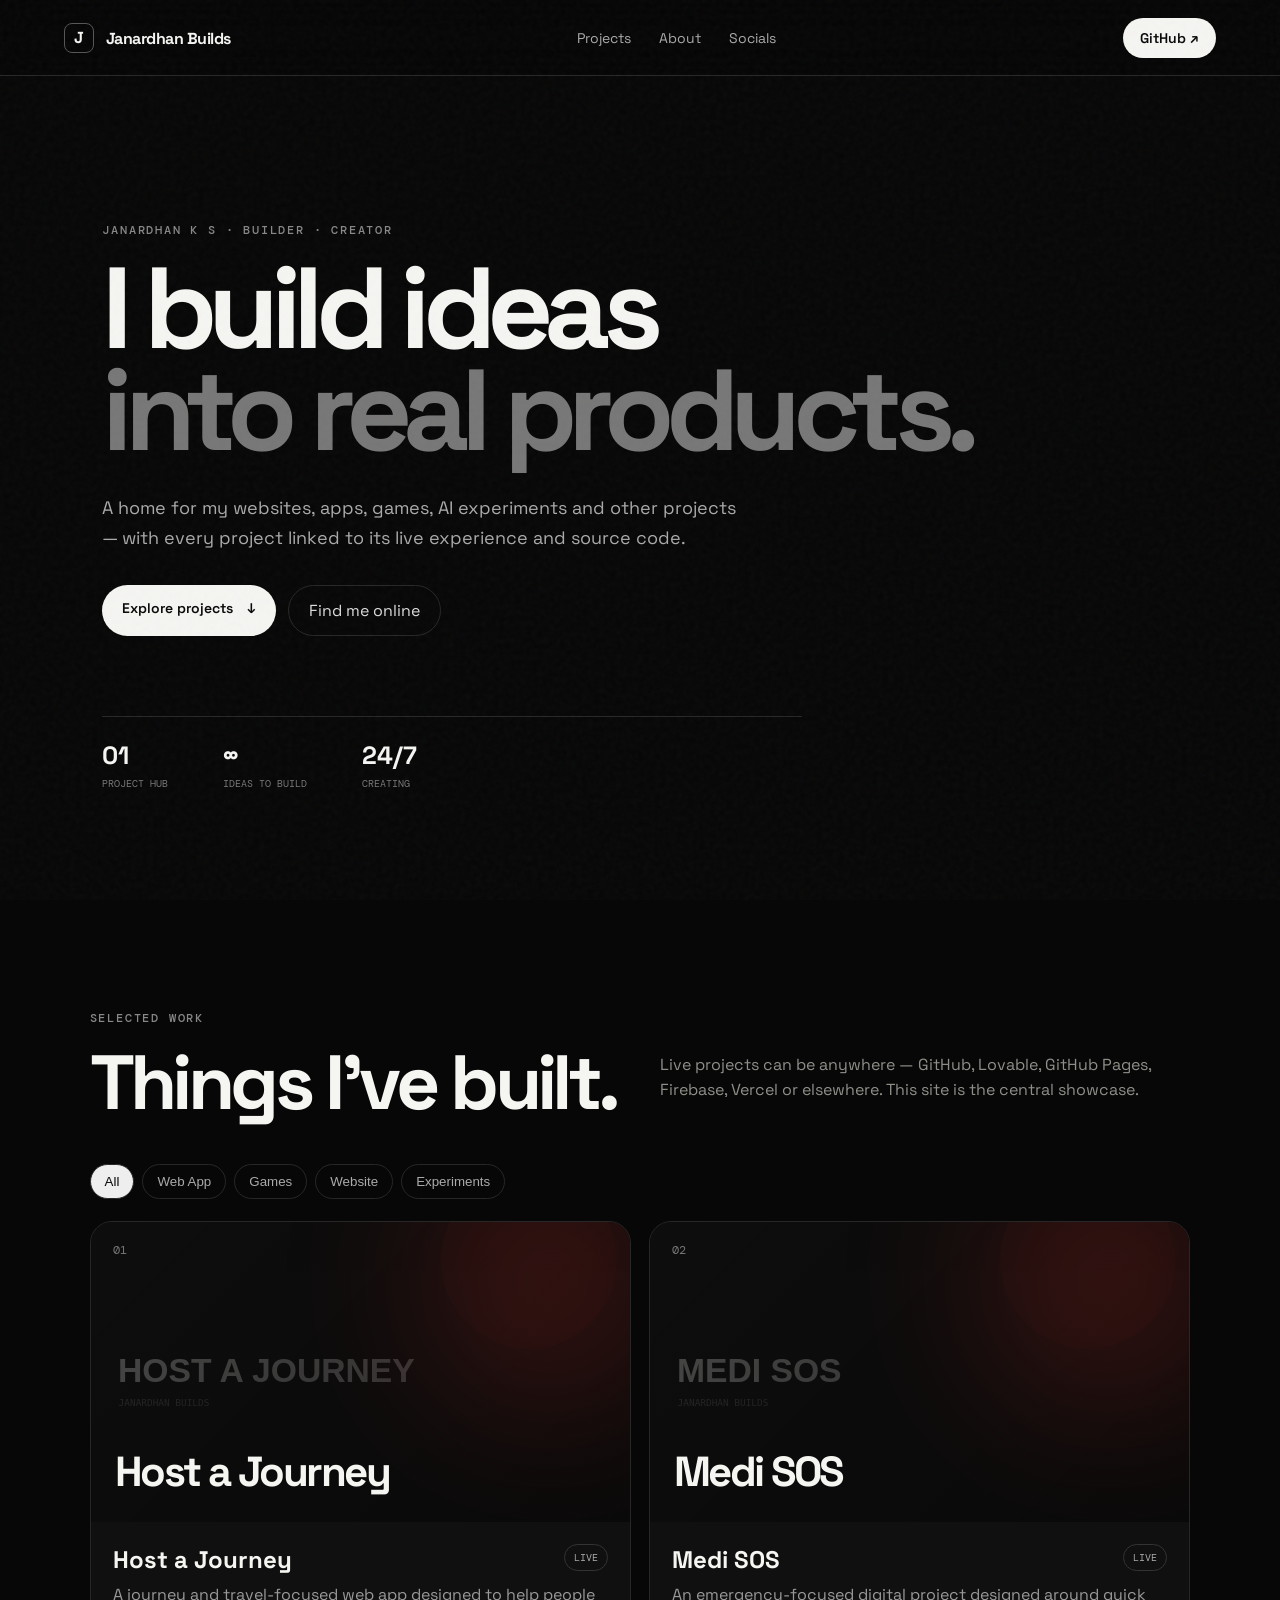
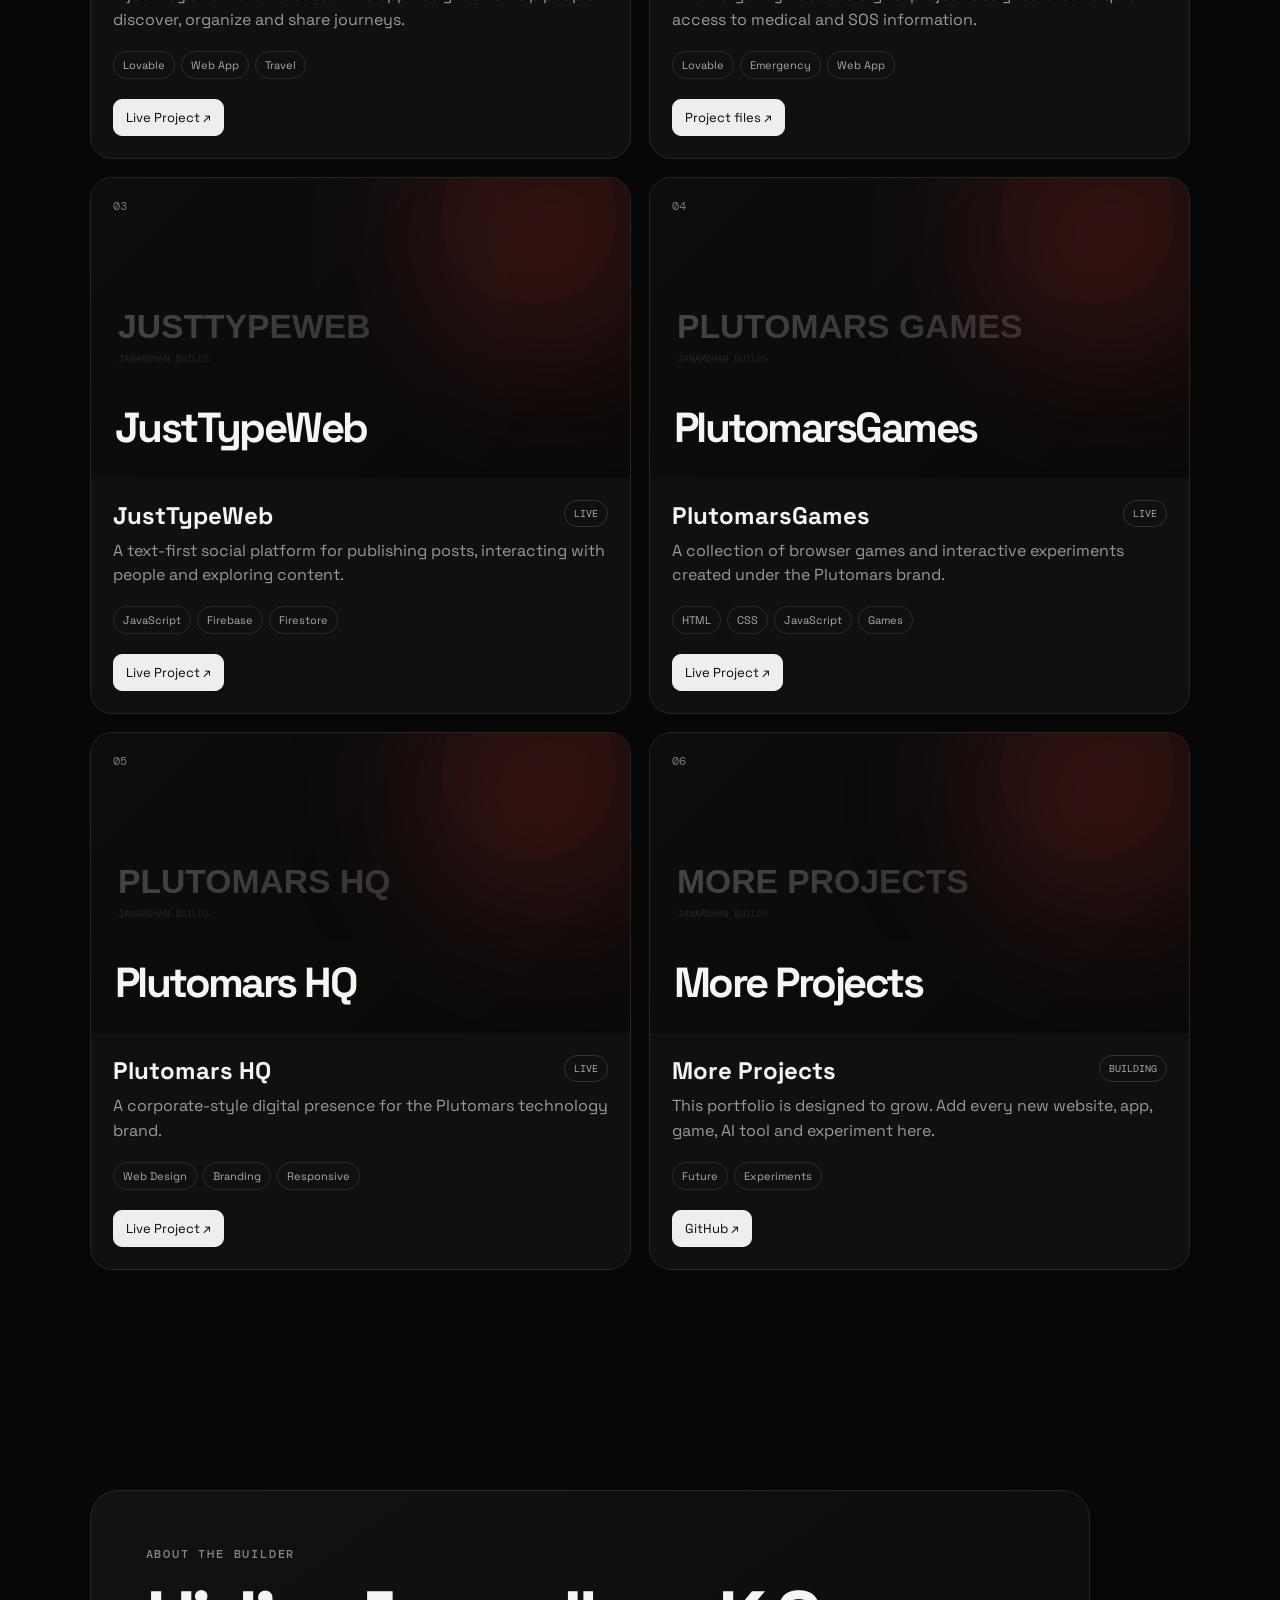
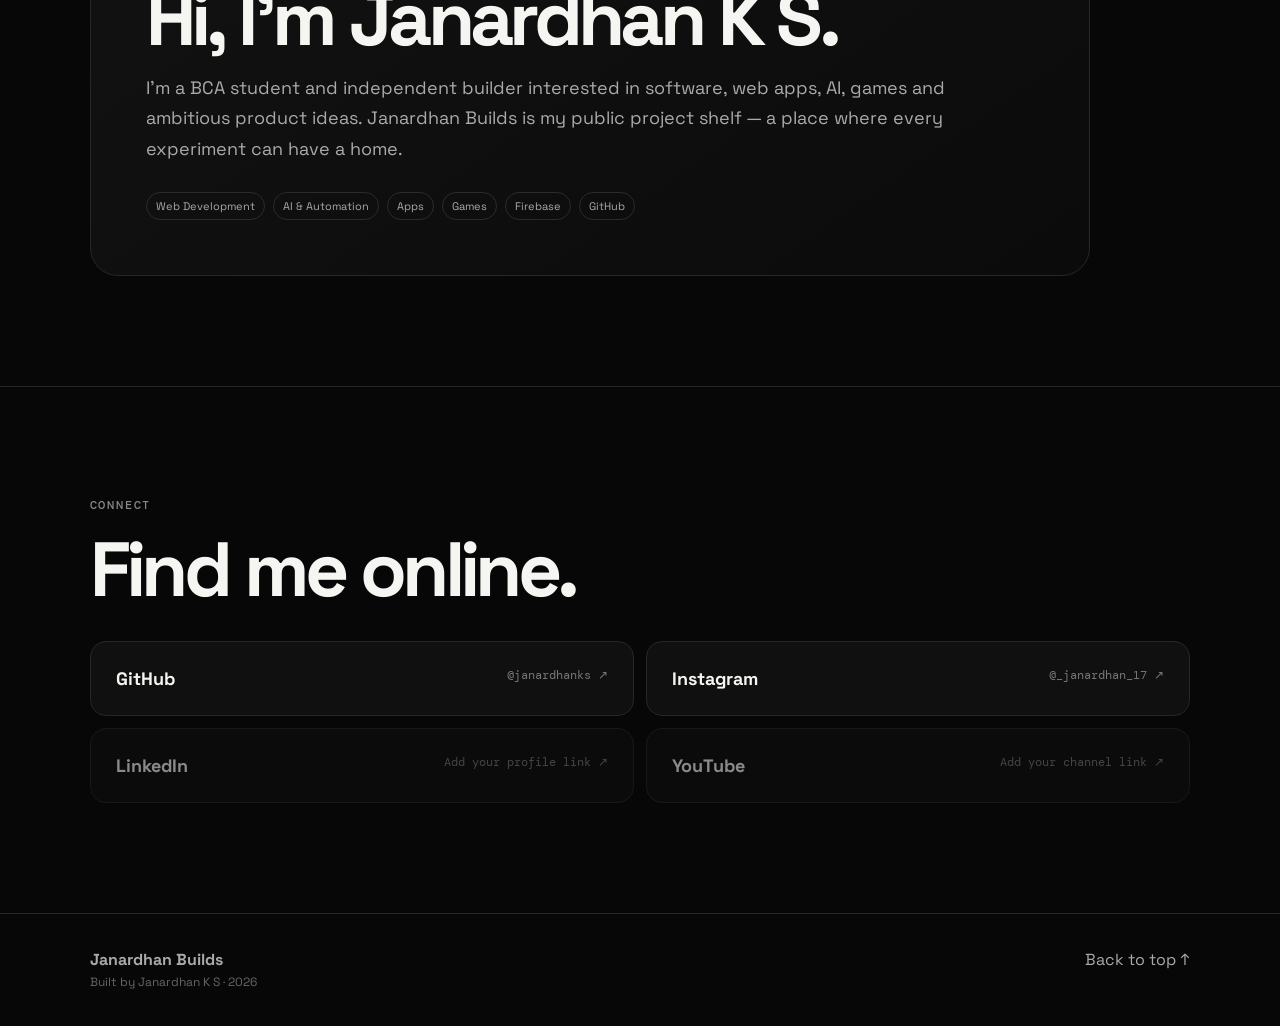
<file: index.html>
<!doctype html>
<html lang="en">
<head>
  <meta charset="utf-8">
  <meta name="viewport" content="width=device-width, initial-scale=1">
  <meta name="theme-color" content="#070707">
  <title>Janardhan Builds | Janardhan K S - Projects, Apps & Websites</title>
  <link rel="stylesheet" href="style.css">
  <meta name="description" content="Janardhan Builds is the official portfolio of Janardhan K S, showcasing websites, apps, games, AI projects, experiments and digital products.">
  <meta name="keywords" content="Janardhan Builds, Janardhan K S, Janardhan projects, Janardhan portfolio, janardhanks, web developer, apps, websites, games, AI projects">
<meta name="author" content="Janardhan K S">
  <link rel="canonical" href="https://janardhanks.github.io/janardhan-builds/">
  <meta property="og:title" content="Janardhan Builds | Janardhan K S">
<meta property="og:description" content="Explore the projects, websites, apps, games and experiments built by Janardhan K S.">
<meta property="og:url" content="https://janardhanks.github.io/janardhan-builds/">
<meta property="og:type" content="website">
<meta property="og:image" content="https://janardhanks.github.io/janardhan-builds/assets/portfolio-preview.jpg">
  <script type="application/ld+json">
{
  "@context": "https://schema.org",
  "@type": "Person",
  "name": "Janardhan K S",
  "url": "https://janardhanks.github.io/janardhan-builds/",
  "sameAs": [
    "https://github.com/janardhanks",
    "https://www.instagram.com/plutomarsofficial/"
  ],
  "jobTitle": "Developer and Builder"
}
</script>
</head>
<body>
  <div class="noise"></div>
  <header class="nav">
    <a class="brand" href="#top"><span>J</span> Janardhan Builds</a>
    <nav>
      <a href="#projects">Projects</a>
      <a href="#about">About</a>
      <a href="#socials">Socials</a>
    </nav>
    <a class="nav-btn" href="https://github.com/janardhanks" target="_blank" rel="noreferrer">GitHub ↗</a>
  </header>

  <main id="top">
    <section class="hero">
      <div class="eyebrow">JANARDHAN K S · BUILDER · CREATOR</div>
      <h1>I build ideas<br><em>into real products.</em></h1>
      <p class="hero-copy">A home for my websites, apps, games, AI experiments and other projects — with every project linked to its live experience and source code.</p>
      <div class="hero-actions">
        <a class="primary" href="#projects">Explore projects <span>↓</span></a>
        <a class="secondary" href="#socials">Find me online</a>
      </div>
      <div class="stats">
        <div><strong>01</strong><span>PROJECT HUB</span></div>
        <div><strong>∞</strong><span>IDEAS TO BUILD</span></div>
        <div><strong>24/7</strong><span>CREATING</span></div>
      </div>
    </section>

    <section class="section" id="projects">
      <div class="section-head">
        <div>
          <div class="eyebrow">SELECTED WORK</div>
          <h2>Things I've built.</h2>
        </div>
        <p>Live projects can be anywhere — GitHub, Lovable, GitHub Pages, Firebase, Vercel or elsewhere. This site is the central showcase.</p>
      </div>

      <div class="filters" id="filters"></div>
      <div class="project-grid" id="projectGrid"></div>
    </section>

    <section class="about section" id="about">
      <div class="about-card">
        <div class="eyebrow">ABOUT THE BUILDER</div>
        <h2>Hi, I'm Janardhan K S.</h2>
        <p>I’m a BCA student and independent builder interested in software, web apps, AI, games and ambitious product ideas. Janardhan Builds is my public project shelf — a place where every experiment can have a home.</p>
        <div class="chips">
          <span>Web Development</span><span>AI & Automation</span><span>Apps</span><span>Games</span><span>Firebase</span><span>GitHub</span>
        </div>
      </div>
    </section>

    <section class="section socials" id="socials">
      <div class="eyebrow">CONNECT</div>
      <h2>Find me online.</h2>
      <div class="social-grid">
        <a href="https://github.com/janardhanks" target="_blank" rel="noreferrer"><b>GitHub</b><span>@janardhanks ↗</span></a>
        <a href="https://www.instagram.com/_janardhan_17/" target="_blank" rel="noreferrer"><b>Instagram</b><span>@_janardhan_17 ↗</span></a>
        <a href="#" data-disabled="true"><b>LinkedIn</b><span>Add your profile link ↗</span></a>
        <a href="#" data-disabled="true"><b>YouTube</b><span>Add your channel link ↗</span></a>
      </div>
    </section>
  </main>

  <footer>
    <div><strong>Janardhan Builds</strong><br><span>Built by Janardhan K S · 2026</span></div>
    <a href="#top">Back to top ↑</a>
  </footer>

  <script src="projects.js"></script>
  <script src="script.js"></script>
</body>
</html>
</file>
<file: style.css>
@import url('https://fonts.googleapis.com/css2?family=DM+Mono:wght@400;500&family=Space+Grotesk:wght@400;500;600;700&display=swap');
:root{--bg:#070707;--panel:#101010;--panel2:#151515;--text:#f5f5f2;--muted:#9b9b96;--line:#272727;--accent:#ff3b30}
*{box-sizing:border-box}html{scroll-behavior:smooth}body{margin:0;background:var(--bg);color:var(--text);font-family:"Space Grotesk",sans-serif}a{color:inherit;text-decoration:none}.noise{position:fixed;inset:0;pointer-events:none;opacity:.035;background-image:url("data:image/svg+xml,%3Csvg viewBox='0 0 180 180' xmlns='http://www.w3.org/2000/svg'%3E%3Cfilter id='n'%3E%3CfeTurbulence type='fractalNoise' baseFrequency='.9' numOctaves='4' stitchTiles='stitch'/%3E%3C/filter%3E%3Crect width='100%25' height='100%25' filter='url(%23n)'/%3E%3C/svg%3E");z-index:10}
.nav{height:76px;border-bottom:1px solid var(--line);display:flex;align-items:center;justify-content:space-between;padding:0 5vw;position:sticky;top:0;background:rgba(7,7,7,.84);backdrop-filter:blur(18px);z-index:5}.brand{font-weight:700;letter-spacing:-.03em}.brand span{display:inline-grid;place-items:center;width:30px;height:30px;border:1px solid #555;border-radius:8px;margin-right:8px}.nav nav{display:flex;gap:28px;color:#aaa;font-size:14px}.nav nav a:hover{color:white}.nav-btn,.primary{background:var(--text);color:#080808;border-radius:999px;padding:11px 17px;font-weight:600;font-size:14px}
.hero{min-height:calc(100vh - 76px);padding:12vh 8vw 8vh;display:flex;flex-direction:column;justify-content:center;max-width:1300px;margin:auto}.eyebrow{font:500 12px "DM Mono",monospace;letter-spacing:.15em;color:#888;margin-bottom:20px}.hero h1{font-size:clamp(54px,9vw,128px);line-height:.88;letter-spacing:-.075em;margin:0;max-width:1000px}.hero h1 em{font-style:normal;color:#777}.hero-copy{max-width:650px;color:#aaa;font-size:18px;line-height:1.65;margin:32px 0}.hero-actions{display:flex;gap:12px;flex-wrap:wrap}.primary,.secondary{padding:14px 20px;border-radius:999px}.secondary{border:1px solid var(--line);color:#ddd}.primary span{margin-left:10px}.stats{display:flex;gap:55px;margin-top:80px;padding-top:22px;border-top:1px solid var(--line);max-width:700px}.stats div{display:flex;flex-direction:column;gap:6px}.stats strong{font-size:25px}.stats span{font:10px "DM Mono",monospace;color:#777}
.section{padding:110px 7vw;max-width:1400px;margin:auto}.section-head{display:grid;grid-template-columns:1fr 1fr;gap:40px;align-items:end}.section h2{font-size:clamp(40px,6vw,80px);line-height:.95;letter-spacing:-.06em;margin:0}.section-head p{color:#8f8f8a;line-height:1.6;max-width:520px}.filters{display:flex;gap:8px;flex-wrap:wrap;margin:45px 0 22px}.filter{border:1px solid var(--line);background:none;color:#aaa;padding:9px 14px;border-radius:999px;cursor:pointer}.filter.active,.filter:hover{background:#eee;color:#080808}.project-grid{display:grid;grid-template-columns:repeat(2,1fr);gap:18px}.project{background:var(--panel);border:1px solid var(--line);border-radius:22px;overflow:hidden;transition:.3s transform,.3s border-color}.project:hover{transform:translateY(-5px);border-color:#555}.cover{height:300px;background:linear-gradient(135deg,#171717,#090909);display:flex;align-items:flex-end;padding:24px;position:relative;overflow:hidden}.cover:before{content:"";position:absolute;width:260px;height:260px;border-radius:50%;background:var(--accent);filter:blur(80px);opacity:.17;right:-50px;top:-70px}.cover-number{font:12px "DM Mono",monospace;color:#777;position:absolute;top:20px;left:22px}.cover-title{font-size:42px;font-weight:700;letter-spacing:-.06em;position:relative}.project-body{padding:22px}.project-top{display:flex;justify-content:space-between;gap:15px}.project h3{font-size:24px;margin:0 0 8px}.status{font:10px "DM Mono",monospace;border:1px solid #333;border-radius:999px;padding:6px 9px;height:max-content;color:#aaa}.project p{color:#999;line-height:1.55;margin:0 0 18px}.tags{display:flex;flex-wrap:wrap;gap:6px;margin-bottom:20px}.tags span,.chips span{font-size:11px;color:#aaa;border:1px solid #2b2b2b;border-radius:999px;padding:6px 9px}.links{display:flex;gap:8px}.links a{border:1px solid #333;border-radius:9px;padding:9px 12px;font-size:13px}.links a:first-child{background:#eee;color:#080808;border-color:#eee}.about-card{background:linear-gradient(145deg,#121212,#0b0b0b);border:1px solid var(--line);border-radius:28px;padding:55px;max-width:1000px}.about-card p{color:#aaa;font-size:18px;line-height:1.7;max-width:800px}.chips{display:flex;flex-wrap:wrap;gap:8px;margin-top:28px}.socials{border-top:1px solid var(--line)}.social-grid{display:grid;grid-template-columns:repeat(2,1fr);gap:12px;margin-top:35px}.social-grid a{border:1px solid var(--line);background:var(--panel);padding:25px;border-radius:16px;display:flex;justify-content:space-between;gap:20px}.social-grid b{font-size:18px}.social-grid span{color:#777;font:12px "DM Mono",monospace}.social-grid a:hover{border-color:#555}.social-grid a[data-disabled=true]{opacity:.55;cursor:not-allowed}footer{border-top:1px solid var(--line);padding:35px 7vw;display:flex;justify-content:space-between;color:#aaa}footer span{font-size:12px;color:#666}
@media(max-width:800px){.nav nav{display:none}.nav{padding:0 20px}.hero{padding:90px 24px 60px}.hero h1{font-size:62px}.stats{gap:25px}.section{padding:80px 20px}.section-head{grid-template-columns:1fr}.project-grid,.social-grid{grid-template-columns:1fr}.cover{height:240px}.about-card{padding:30px 24px}.social-grid a{flex-direction:column;gap:10px}footer{padding:30px 20px}}
</file>
